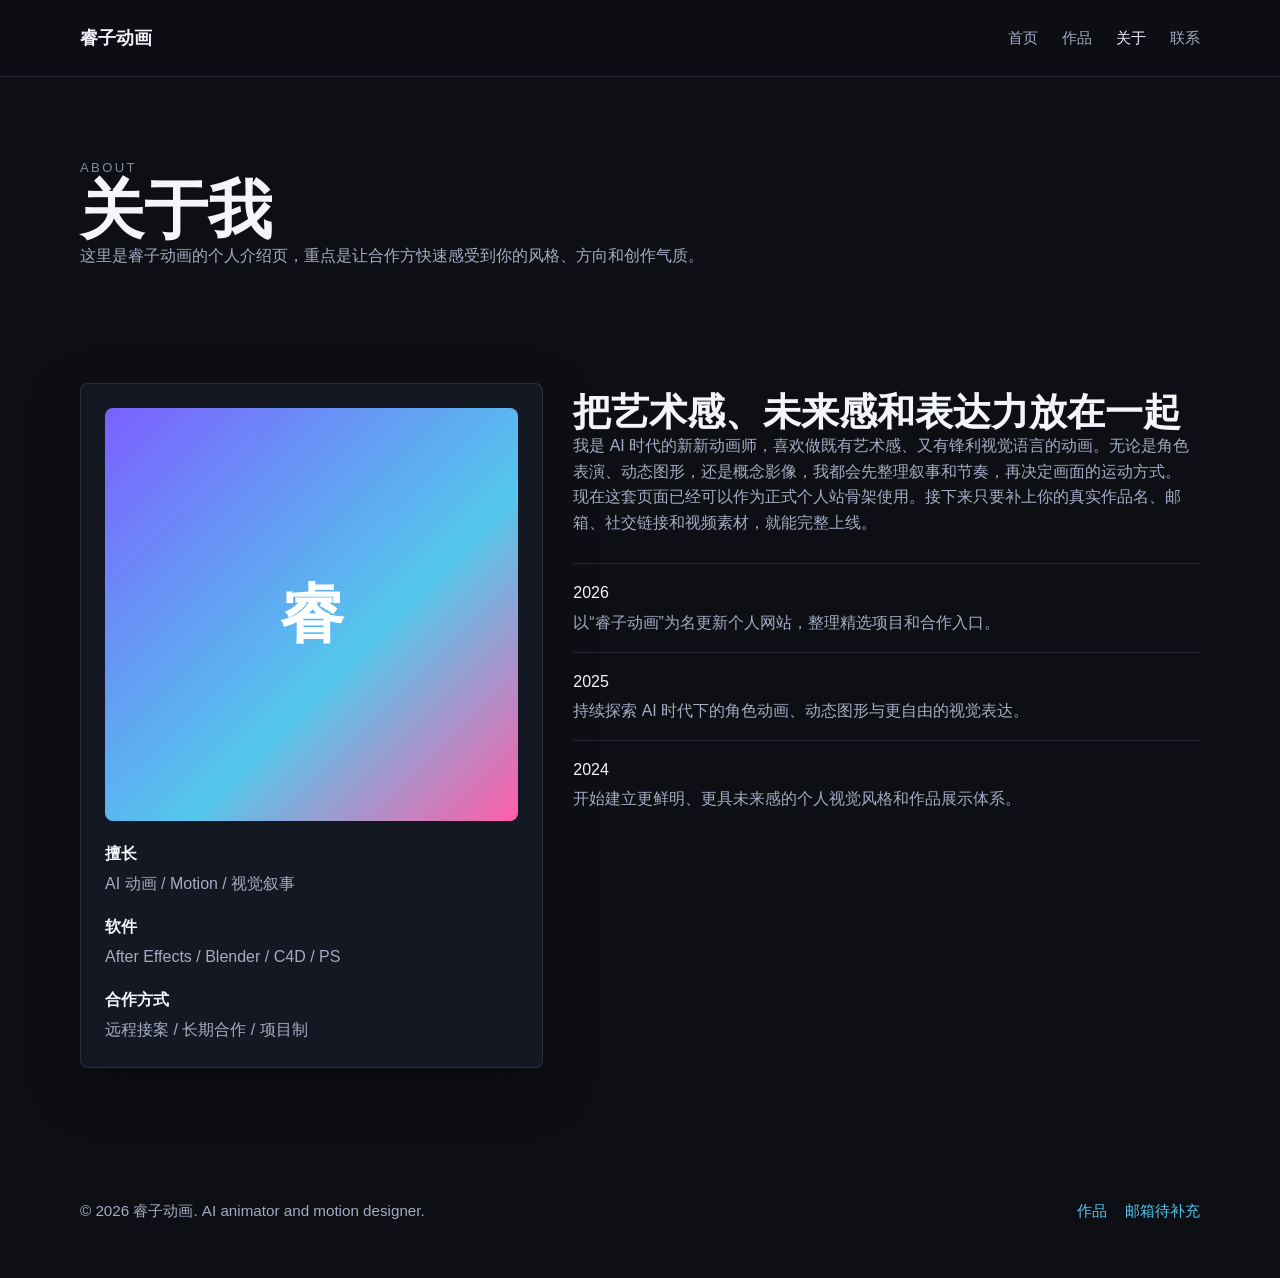
<file: about.html>
<!DOCTYPE html>
<html lang="zh-CN">
<head>
    <meta charset="UTF-8" />
    <meta name="viewport" content="width=device-width, initial-scale=1.0" />
    <meta
        name="description"
        content="关于睿子动画，一位属于 AI 时代、专注角色动画与视觉叙事的动画师。"
    />
    <title>关于我 | 睿子动画</title>
    <link rel="stylesheet" href="style.css" />
</head>
<body data-page="about">
    <header class="site-header">
        <nav class="nav">
            <a class="brand" href="index.html" aria-label="回到首页">睿子动画</a>
            <button class="menu-toggle" type="button" aria-expanded="false" aria-controls="nav-links">
                <span></span>
                <span></span>
            </button>
            <div class="nav-links" id="nav-links">
                <a href="index.html">首页</a>
                <a href="works.html">作品</a>
                <a href="about.html">关于</a>
                <a href="index.html#contact">联系</a>
            </div>
        </nav>
    </header>

    <main class="page-main">
        <section class="page-hero container reveal">
            <p class="eyebrow">About</p>
            <h1>关于我</h1>
            <p>
                这里是睿子动画的个人介绍页，重点是让合作方快速感受到你的风格、方向和创作气质。
            </p>
        </section>

        <section class="section">
            <div class="container about-layout">
                <div class="about-panel reveal">
                    <div class="portrait placeholder-art">
                        <span>睿</span>
                    </div>
                    <div class="about-quickfacts">
                        <div>
                            <strong>擅长</strong>
                            <span>AI 动画 / Motion / 视觉叙事</span>
                        </div>
                        <div>
                            <strong>软件</strong>
                            <span>After Effects / Blender / C4D / PS</span>
                        </div>
                        <div>
                            <strong>合作方式</strong>
                            <span>远程接案 / 长期合作 / 项目制</span>
                        </div>
                    </div>
                </div>
                <div class="about-copy reveal">
                    <h2>把艺术感、未来感和表达力放在一起</h2>
                    <p>
                        我是 AI 时代的新新动画师，喜欢做既有艺术感、又有锋利视觉语言的动画。无论是角色表演、动态图形，还是概念影像，我都会先整理叙事和节奏，再决定画面的运动方式。
                    </p>
                    <p>
                        现在这套页面已经可以作为正式个人站骨架使用。接下来只要补上你的真实作品名、邮箱、社交链接和视频素材，就能完整上线。
                    </p>
                    <div class="timeline">
                        <div class="timeline-item">
                            <span>2026</span>
                            <p>以“睿子动画”为名更新个人网站，整理精选项目和合作入口。</p>
                        </div>
                        <div class="timeline-item">
                            <span>2025</span>
                            <p>持续探索 AI 时代下的角色动画、动态图形与更自由的视觉表达。</p>
                        </div>
                        <div class="timeline-item">
                            <span>2024</span>
                            <p>开始建立更鲜明、更具未来感的个人视觉风格和作品展示体系。</p>
                        </div>
                    </div>
                </div>
            </div>
        </section>
    </main>

    <footer class="site-footer">
        <div class="container footer-inner">
            <p>© 2026 睿子动画. AI animator and motion designer.</p>
            <div class="footer-links">
                <a href="works.html">作品</a>
                <a href="mailto:your-email@example.com">邮箱待补充</a>
            </div>
        </div>
    </footer>

    <script src="script.js"></script>
</body>
</html>
</file>
<file: style.css>
:root {
    --bg: #0d0f14;
    --surface: #141822;
    --surface-strong: #1b2130;
    --text: #f3f5fb;
    --muted: #a4acc3;
    --line: rgba(169, 182, 220, 0.14);
    --accent: #7b61ff;
    --accent-deep: #54c7ec;
    --shadow: 0 18px 50px rgba(0, 0, 0, 0.34);
    --radius: 8px;
    --container: 1120px;
}

* {
    box-sizing: border-box;
}

html {
    scroll-behavior: smooth;
}

body {
    margin: 0;
    font-family: "Segoe UI", "PingFang SC", "Microsoft YaHei", sans-serif;
    color: var(--text);
    background: var(--bg);
    line-height: 1.6;
}

a {
    color: inherit;
}

img,
video {
    display: block;
    max-width: 100%;
}

button {
    font: inherit;
}

.container {
    width: min(calc(100% - 40px), var(--container));
    margin: 0 auto;
}

.site-header {
    position: sticky;
    top: 0;
    z-index: 20;
    backdrop-filter: blur(14px);
    background: rgba(13, 15, 20, 0.82);
    border-bottom: 1px solid var(--line);
}

.nav {
    width: min(calc(100% - 40px), var(--container));
    margin: 0 auto;
    min-height: 76px;
    display: flex;
    align-items: center;
    justify-content: space-between;
    gap: 24px;
}

.brand {
    text-decoration: none;
    font-size: 1.1rem;
    font-weight: 700;
}

.nav-links {
    display: flex;
    align-items: center;
    gap: 24px;
}

.nav-links a {
    text-decoration: none;
    color: var(--muted);
    font-size: 0.95rem;
    transition: color 0.2s ease;
}

.nav-links a:hover,
.nav-links a.active {
    color: var(--text);
}

.menu-toggle {
    display: none;
    width: 44px;
    height: 44px;
    border: 1px solid var(--line);
    border-radius: 8px;
    background: rgba(20, 24, 34, 0.78);
    align-items: center;
    justify-content: center;
    flex-direction: column;
    gap: 6px;
    cursor: pointer;
}

.menu-toggle span {
    width: 18px;
    height: 2px;
    background: var(--text);
}

.hero {
    position: relative;
    min-height: calc(100vh - 76px);
    display: grid;
    align-items: stretch;
}

.hero-media,
.hero-overlay,
.hero-video {
    position: absolute;
    inset: 0;
}

.hero-video {
    width: 100%;
    height: 100%;
    object-fit: cover;
}

.hero-overlay {
    background:
        linear-gradient(120deg, rgba(16, 15, 13, 0.72), rgba(16, 15, 13, 0.28)),
        radial-gradient(circle at top right, rgba(123, 97, 255, 0.48), transparent 30%),
        radial-gradient(circle at left center, rgba(84, 199, 236, 0.24), transparent 28%);
    z-index: 1;
}

.hero-content {
    position: relative;
    z-index: 2;
    display: grid;
    align-content: center;
    gap: 18px;
    padding-block: 96px 72px;
    color: #f7f9ff;
}

.eyebrow {
    margin: 0;
    font-size: 0.82rem;
    text-transform: uppercase;
    letter-spacing: 0.18em;
    color: inherit;
    opacity: 0.78;
}

.hero h1,
.page-hero h1 {
    margin: 0;
    max-width: 720px;
    font-size: clamp(2.8rem, 5vw, 5.3rem);
    line-height: 1.02;
}

.hero-description,
.page-hero p,
.section-copy p,
.featured-copy p,
.work-meta p,
.about-copy p,
.timeline-item p {
    margin: 0;
    max-width: 650px;
    color: inherit;
}

.hero-description {
    font-size: 1.05rem;
    color: rgba(243, 245, 251, 0.84);
}

.hero-actions {
    display: flex;
    flex-wrap: wrap;
    gap: 14px;
    padding-top: 10px;
}

.button {
    min-height: 48px;
    padding: 0 22px;
    border-radius: 999px;
    display: inline-flex;
    align-items: center;
    justify-content: center;
    text-decoration: none;
    transition: transform 0.2s ease, background 0.2s ease, color 0.2s ease;
}

.button:hover {
    transform: translateY(-1px);
}

.button.primary {
    background: var(--accent);
    color: white;
}

.button.secondary {
    background: rgba(243, 245, 251, 0.08);
    color: white;
    border: 1px solid rgba(243, 245, 251, 0.16);
}

.section {
    padding: 88px 0;
}

.surface {
    background: var(--surface);
}

.intro-grid,
.about-layout,
.contact-band {
    display: grid;
    gap: 30px;
}

.intro-grid {
    grid-template-columns: 1.2fr 0.8fr;
    align-items: start;
}

.section-copy h2,
.section-heading h2,
.contact-band h2,
.about-copy h2 {
    margin: 8px 0 0;
    font-size: clamp(1.8rem, 3vw, 3rem);
    line-height: 1.1;
}

.section-copy p,
.section-heading p,
.about-copy p,
.contact-band p {
    color: var(--muted);
}

.stats {
    display: grid;
    grid-template-columns: repeat(3, minmax(0, 1fr));
    gap: 16px;
}

.stat,
.featured-item,
.work-card,
.about-panel,
.contact-band {
    background: var(--surface);
    border: 1px solid var(--line);
    border-radius: var(--radius);
    box-shadow: var(--shadow);
}

.stat {
    padding: 22px 18px;
}

.stat strong {
    display: block;
    font-size: 1.2rem;
}

.stat span {
    display: block;
    margin-top: 6px;
    color: var(--muted);
    font-size: 0.95rem;
}

.section-heading {
    margin-bottom: 28px;
}

.featured-grid {
    display: grid;
    grid-template-columns: repeat(3, minmax(0, 1fr));
    gap: 20px;
}

.featured-item {
    overflow: hidden;
}

.featured-visual {
    aspect-ratio: 16 / 10;
}

.gradient-one {
    background: linear-gradient(135deg, #6a5cff, #3bb8ff);
}

.gradient-two {
    background: linear-gradient(135deg, #b14dff, #ff5ea8);
}

.gradient-three {
    background: linear-gradient(135deg, #0bb6b9, #79f0c7);
}

.featured-copy,
.work-meta {
    padding: 18px;
}

.featured-copy h3,
.work-meta h2 {
    margin: 0 0 8px;
    font-size: 1.2rem;
}

.featured-copy p,
.work-meta p {
    color: var(--muted);
}

.contact-band {
    padding: 28px;
    grid-template-columns: 1.1fr 0.9fr;
    align-items: center;
}

.contact-links {
    display: flex;
    flex-wrap: wrap;
    justify-content: flex-end;
    gap: 18px;
}

.contact-links a,
.footer-links a {
    color: var(--accent-deep);
    text-decoration: none;
}

.site-footer {
    padding: 28px 0 40px;
}

.footer-inner {
    display: flex;
    justify-content: space-between;
    gap: 18px;
    align-items: center;
    color: var(--muted);
    font-size: 0.95rem;
}

.footer-links {
    display: flex;
    gap: 18px;
}

.page-main {
    padding-top: 16px;
}

.page-hero {
    padding: 64px 0 26px;
}

.page-hero p {
    color: var(--muted);
    max-width: 760px;
}

.works-grid {
    display: grid;
    gap: 24px;
}

.work-card {
    overflow: hidden;
}

.work-media {
    aspect-ratio: 16 / 9;
    background: #171d2b;
}

.work-media video {
    width: 100%;
    height: 100%;
    object-fit: cover;
}

.work-type {
    font-size: 0.85rem;
    text-transform: uppercase;
    letter-spacing: 0.14em;
    color: var(--accent-deep);
}

.about-layout {
    grid-template-columns: 0.85fr 1.15fr;
    align-items: start;
}

.about-panel {
    padding: 24px;
}

.portrait {
    aspect-ratio: 1 / 1;
    border-radius: 8px;
    margin-bottom: 20px;
}

.placeholder-art {
    display: grid;
    place-items: center;
    background: linear-gradient(135deg, #7b61ff, #54c7ec 60%, #ff5ea8);
    color: white;
    font-size: 4rem;
    font-weight: 700;
}

.about-quickfacts {
    display: grid;
    gap: 18px;
}

.about-quickfacts strong,
.timeline-item span {
    display: block;
    margin-bottom: 4px;
}

.about-quickfacts span,
.timeline-item p {
    color: var(--muted);
}

.timeline {
    display: grid;
    gap: 16px;
    margin-top: 28px;
}

.timeline-item {
    padding-top: 16px;
    border-top: 1px solid var(--line);
}

.reveal {
    opacity: 0;
    transform: translateY(24px);
    transition: opacity 0.7s ease, transform 0.7s ease;
}

.reveal.is-visible {
    opacity: 1;
    transform: translateY(0);
}

@media (max-width: 920px) {
    .intro-grid,
    .featured-grid,
    .contact-band,
    .about-layout {
        grid-template-columns: 1fr;
    }

    .stats {
        grid-template-columns: 1fr;
    }

    .contact-links {
        justify-content: flex-start;
    }
}

@media (max-width: 720px) {
    .nav {
        min-height: 70px;
    }

    .menu-toggle {
        display: inline-flex;
    }

    .nav-links {
        position: absolute;
        top: calc(100% + 8px);
        right: 20px;
        left: 20px;
        background: rgba(20, 24, 34, 0.98);
        border: 1px solid var(--line);
        border-radius: 8px;
        box-shadow: var(--shadow);
        padding: 12px;
        display: none;
        flex-direction: column;
        align-items: flex-start;
        gap: 12px;
    }

    .nav-links.open {
        display: flex;
    }

    .hero {
        min-height: calc(100svh - 70px);
    }

    .hero-content {
        padding-block: 72px 54px;
    }

    .hero h1,
    .page-hero h1 {
        font-size: 2.4rem;
    }

    .button {
        width: 100%;
    }

    .footer-inner {
        flex-direction: column;
        align-items: flex-start;
    }
}
</file>
